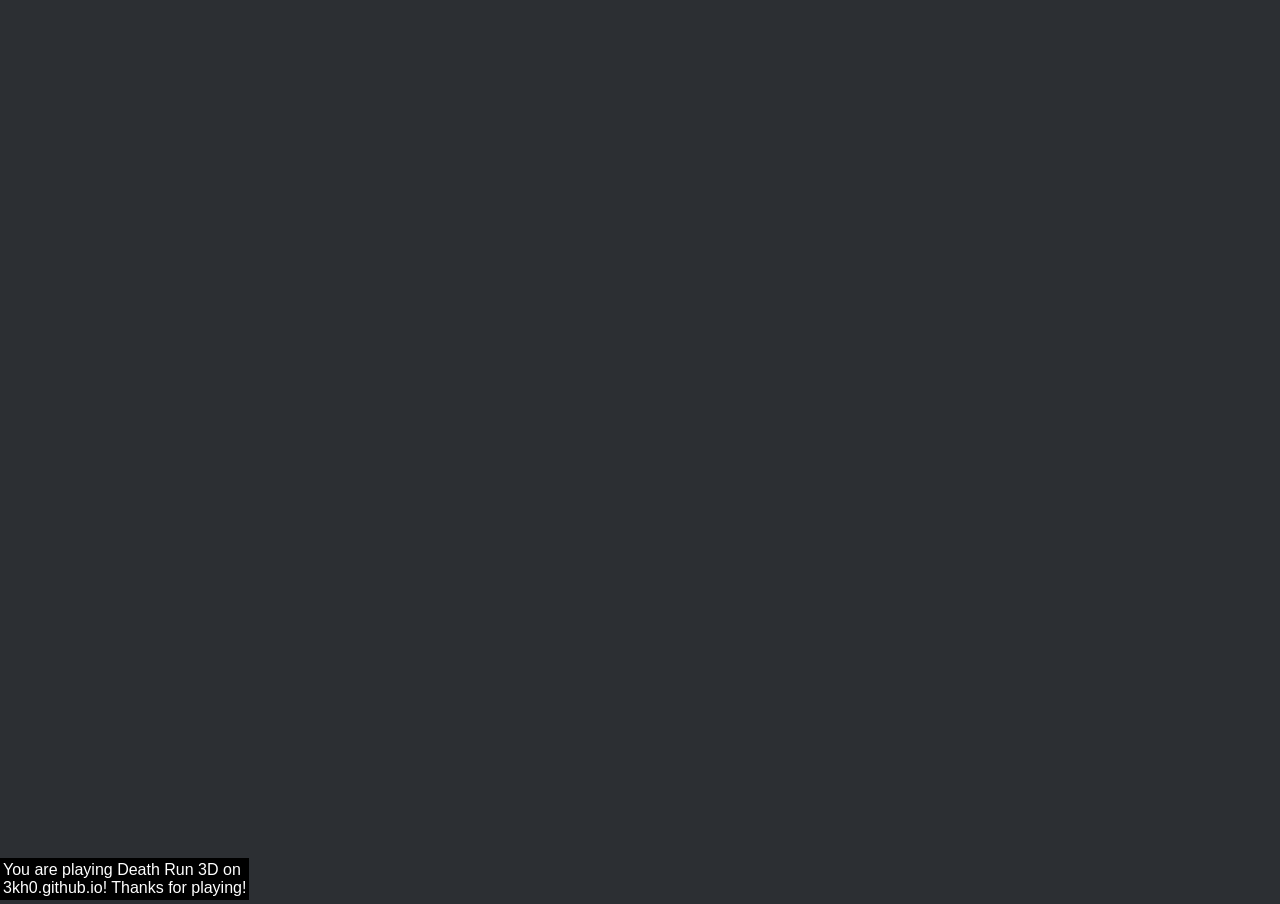
<file: death-run/index.html>
<!DOCTYPE html>
<html>
  <head>
    
   <meta name="viewport" content="width=device-width, initial-scale=1.0">
   <meta content="https://3kh0.github.io/death-run-3d" property="og:url" />
   <meta content="https://3kh0.github.io/death-run-3d/" property="og:image" />
   <meta content="#000000" data-react-helmet="true" name="theme-color" />
   <meta name="title" content="Play Death Runb 3D online">
   <meta name="description" content"It 's an extremely fast game designed for real professionals. If you 're a hardcore gamer, then Death Run 3D unblocked will suit you. So, you fly in a pipe with various blocks that are unpredictable from side to side, your task is not to come across them, but to get around the skills. The speed in the game is so great that sometimes you can not make a manoeuvre, so be extremely collected. And the incentive in the game will be the world rating, which will help to set another record. So go ahead with the new achievements!">
   <meta name="keywords" content="games, ad blocker, trolls, unblocked games, web games, online games, fun, tags">
   <meta name="robots" content="index, follow">
   <meta http-equiv="Content-Type" content="text/html; charset=utf-8">
   <meta name="language" content="English">
   <meta name="revisit-after" content="1 days">
   <meta name="author" content="3kh0">
    
 <link rel="icon" sizes="192x192" href="slope4.jpeg">
 <link rel="shortcut icon" href="slope4.jpeg" type="image/x-icon"/>
 <link rel="apple-touch-icon" href="slope4.jpeg" type="image/x-icon"/>
    <style>
#frame {
  width: 100%;
  height: 100%;
  border:0;
}
div.fixed {
  position: fixed;
  bottom: 0;
  left: 0;
  width: auto;
  border: 3px solid #000000;
  background-color: #000000;
}
html, body { /* Allow the #wrapper div to stretch 100% in both directions */
  height: 100%;
  width: 100%;
  margin: 0;
  background-color: #2C2F33;
  font-family: 'Roboto', sans-serif;
  color: #FFFFFF;
  overflow:hidden;
}
    </style>
  </head>
  <title>Death Run 3D | 3kh0</title>
<body style="margin: 0; height: 100vh">
 <iframe id="frame" src="https://rawcdn.githack.com/scheng123321/channeler-tam/main/index.html?t=tam-death-run-3d" name="Death Run 3D game" allowfullscreen></iframe>
<div class="fixed">
You are playing Death Run 3D on<br>3kh0.github.io! Thanks for playing!
</div>
</body>

</html>
</file>
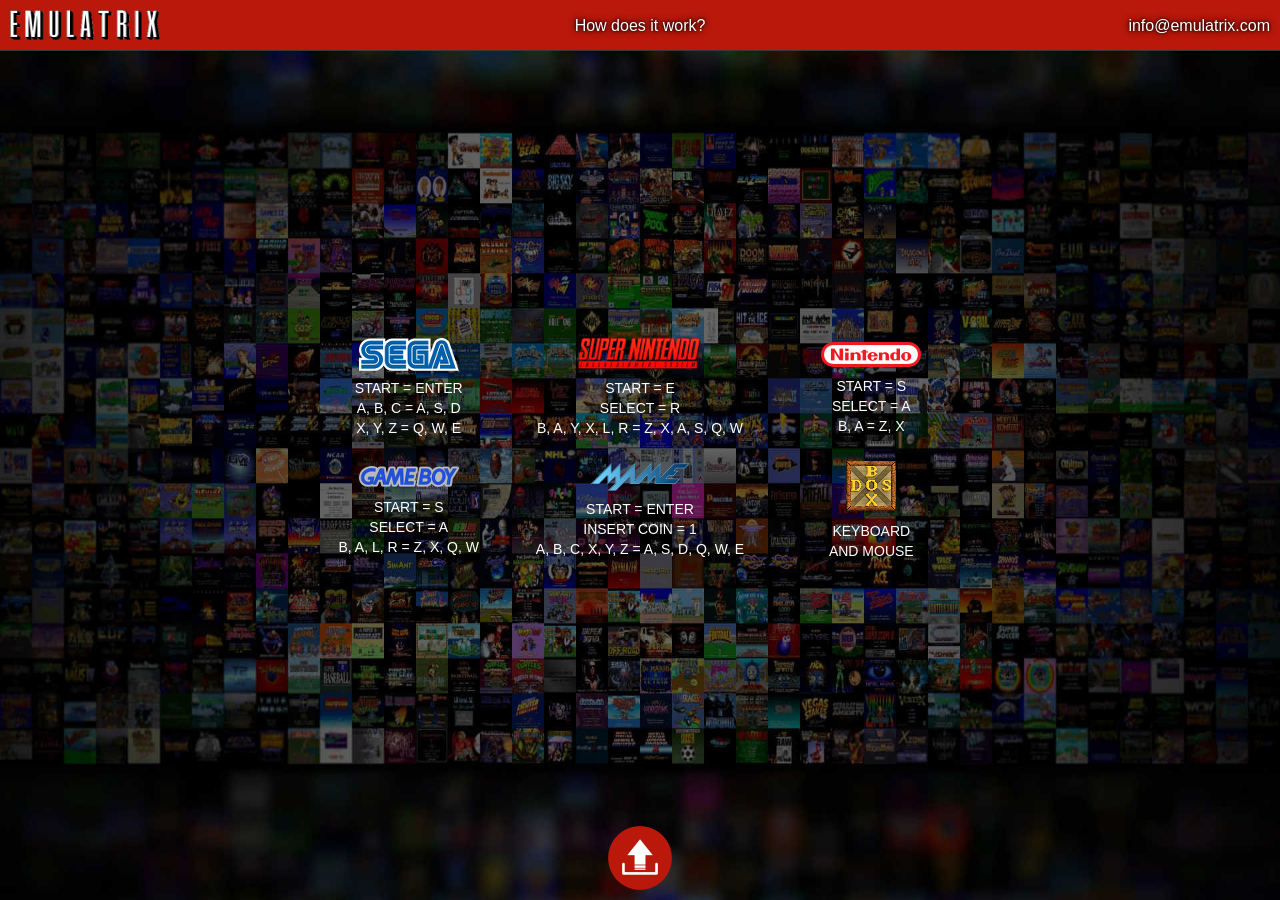
<file: Emu/index.html>
<!DOCTYPE html>
<html lang="en">
	<head>
		<meta charset="UTF-8"/>
		<title>Emulatrix - Play Retro Games Online</title>
		<meta property="og:title" content="Emulatrix"/>
		<meta property="og:url" content="https://www.emulatrix.com"/>
		<meta property="og:description" content="Play Retro Games Online"/>
		<meta property="og:image" content="https://www.emulatrix.com/EmulatrixShare.png"/>
		<meta property="og:type" content="website"/>
		<meta property="og:site_name" content="Emulatrix"/>
		<meta name="theme-color" content="#000000"/>
		<meta name="mobile-web-app-capable" content="yes"/>
		<meta name="apple-mobile-web-app-capable" content="yes"/>
		<meta name="description" content="JavaScript Emulator. Sega Genesis, Nintendo, Super Nintendo, GameBoy, GameBoy Color, GameBoy Advance, MAME32, DOSBox and Virtual Machines."/>
		<meta name="keywords" content="emulator, abandonware, games, sega, genesis, nintendo, super, gameboy, color, advance, mame, mame32, arcade, dos, dosbox, javascript, emscripten, online, free, open, source"/>
		<link rel="manifest" href="Emulatrix.json"/>
		<link rel="icon" sizes="16x16" type="image/png" href="EmulatrixFavIcon_16x16.png"/>
		<link rel="icon" sizes="192x192" type="image/png" href="EmulatrixFavIcon_192x192b.png"/>
		<link rel="apple-touch-icon" href="[data-uri]"/>
		<link rel="apple-touch-startup-image" href="[data-uri]"/>
		<script type="application/ld+json">
			{
			"@context": "https://schema.org",
			"@type": "Organization",
			"url": "https://www.emulatrix.com",
			"logo": "https://www.emulatrix.com/EmulatrixFavIcon_512x512.png"
			}
		</script>
		<meta name="viewport" content="width=device-width, initial-scale=1.0, minimum-scale=1.0, user-scalable=no"/>
		<style>
			html,body{background-color:black;height:100%;padding:0;margin:0;overflow:hidden}
			#content{position:fixed;height:100%;width:100%;margin:0;padding:0;border:none;display:none}

			@media only screen and (orientation:portrait)
				{
				#content{position:fixed;transform:rotate(-90deg);transform-origin:left top;width:100vh;overflow-x:hidden;top:100%;left:0}
				}
		</style>
	</head>
	<body>
		<iframe id="content" src="about:blank"></iframe>
		<script>

			function resizeContent()
				{
				var w = window.innerWidth;
				var h = window.innerHeight;

				if(window.innerHeight > window.innerWidth) // MOBILE DEVICE
					{
					document.getElementById("content").style.width = h + "px";
					document.getElementById("content").style.height = w + "px";
					}
					else
					{
					document.getElementById("content").style.width = w + "px";
					document.getElementById("content").style.height = h + "px";
					}
				}

			window.addEventListener("load", function()
				{
				// CHECKING IF EMULATRIX IS NOT RUNNING WITHIN AN IFRAME
				if (window.top == window.self)
					{
					// RESIZING THE IFRAME
					resizeContent();

					// TO KEEP FOCUS IN THE IFRAME
					setInterval(function()
						{
						document.getElementById("content").focus();
						}, 250);

					// LOADING THE GAME
					document.getElementById("content").src = "Emulatrix.htm";

					// SHOWING THE IFRAME
					document.getElementById("content").style.display = "block";
					}
				});

			window.addEventListener("resize", function()
				{
				// RESIZING THE IFRAME WHEN THE SCREEN SIZE CHANGES
				resizeContent();
				});

			var supportsOrientationChange = "onorientationchange" in window, orientationEvent = supportsOrientationChange ? "orientationchange" : "resize";
			window.addEventListener(orientationEvent, function()
				{
				// RESIZING THE IFRAME WHEN THE SCREEN ORIENTATION CHANGES
				resizeContent();
				}, false);

			function updateTitle()
				{
				document.title = "Emulatrix";
				}

			if ("serviceWorker" in navigator)
				{
				navigator.serviceWorker.register("worker.js").then(function(registration)
					{
					// Registration successful
					//console.log("ServiceWorker registration successful with scope: " + registration.scope);
					}).catch(function(err)
					{
					// Registration failed
					//console.log("ServiceWorker registration failed: " + err);
					});
				}
		</script>
	</body>
</html>
</file>
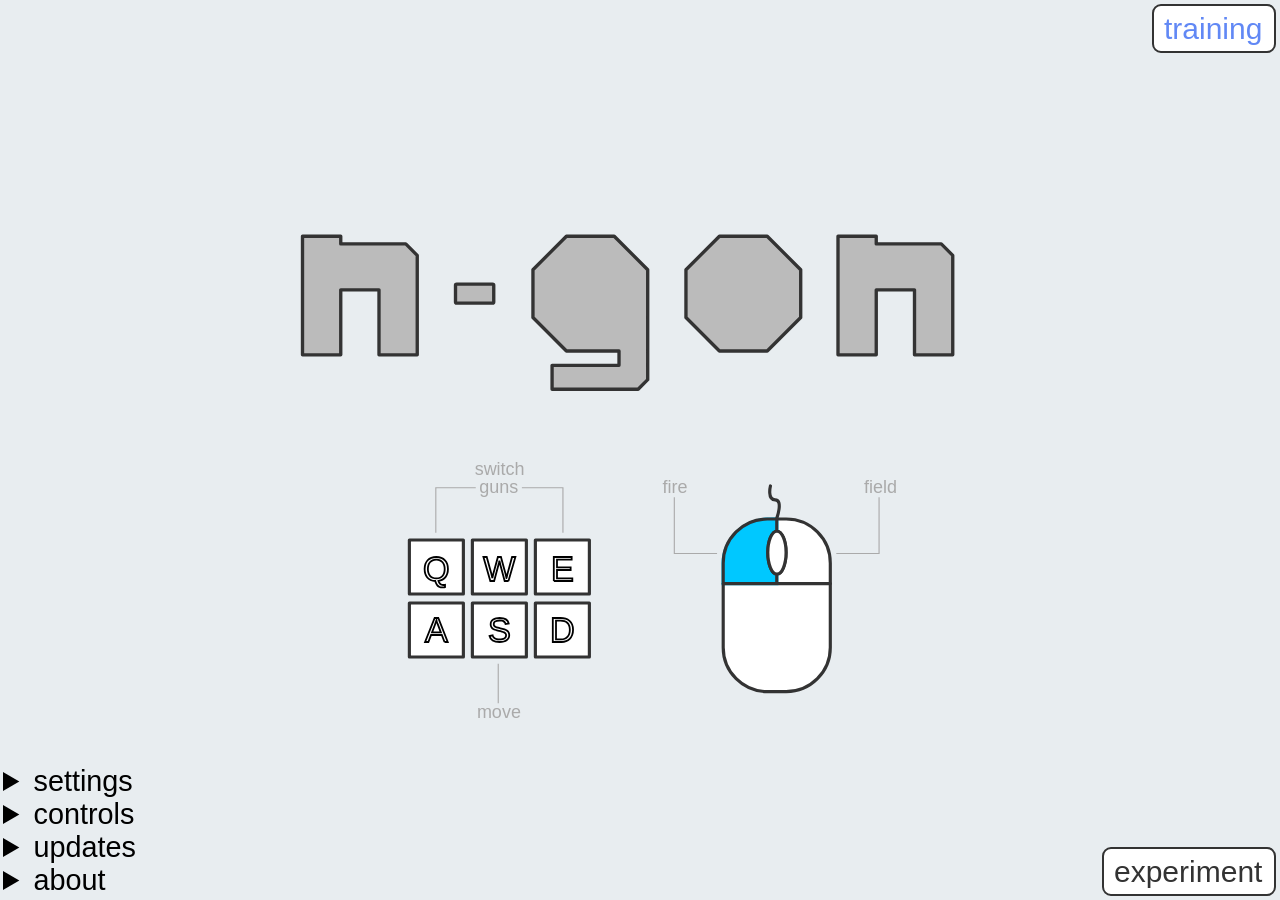
<file: n-gon/index.html>
<!DOCTYPE html>
<html>

<head>
    <meta name="viewport" content="width=device-width, initial-scale=1.0" />
    <meta http-equiv="Content-Type" content="text/html; charset=UTF-8">
    <meta name="viewport" content="width=device-width, initial-scale=1.0" />
    <meta name="description" content="Browser-based side scrolling video game with the matter.js physics engine.">
    <meta name="author" content="Ross Landgreen">
    <meta property="og:description" content="Browser-based side scrolling video game with the matter.js physics engine.">
    <meta property="og:title" content="n-gon">
    <meta name="twitter:title" content="n-gon">
    <meta name="twitter:description" content="Browser-based side scrolling video game with the matter.js physics engine.">

    <title>n-gon</title>
    <link rel="stylesheet" href="style.css">
    <link rel='shortcut icon' href='favicon.ico' type='image/x-icon' />
</head>

<body>
    <!-- <body oncontextmenu="return false"> -->
    <div id='guns'></div>
    <div id='field'></div>
    <div id='tech'></div>
    <div id="text-log"></div>
    <div id="fade-out"></div>
    <div id="health-bg"></div>
    <div id="health"></div>
    <div id="dmg"></div>
    <div id="choose-background"></div>
    <div id='construct'></div>
    <!-- <input type="text" id="console" spellcheck="false" /> -->
    <!-- contenteditable="true" -->

    <!-- guns -->
    <!-- <audio id="snare2" src="sounds\guns\snare2.ogg" preload="auto"></audio>
	<audio id="airgun" src="sounds\guns\airgun.ogg" preload="auto"></audio>
	<audio id="basssnaredrum" src="sounds\guns\basssnaredrum.ogg" preload="auto"></audio>
	<audio id="sniper" src="sounds\guns\sniper.ogg" preload="auto"></audio>
	<audio id="glock" src="sounds\guns\glock.ogg" preload="auto"></audio>
	<audio id="launcher" src="sounds\guns\launcher2.ogg" preload="auto"></audio> -->

    <!-- player walk -->
    <!-- <audio id="walk1" src="sounds\m\walk1.ogg" preload="auto"></audio>
	<audio id="walk2" src="sounds\m\walk2.ogg" preload="auto"></audio>
	<audio id="walk3" src="sounds\m\walk3.ogg" preload="auto"></audio>
	<audio id="walk4" src="sounds\m\walk4.ogg" preload="auto"></audio>
	<audio id="walk5" src="sounds\m\walk5.ogg" preload="auto"></audio>
	<audio id="walk6" src="sounds\m\walk6.ogg" preload="auto"></audio>
	<audio id="walk7" src="sounds\m\walk7.ogg" preload="auto"></audio>
	<audio id="walk8" src="sounds\m\walk8.ogg" preload="auto"></audio>
	<audio id="walk9" src="sounds\m\walk9.ogg" preload="auto"></audio>
	<audio id="walk10" src="sounds\m\walk10.ogg" preload="auto"></audio> -->

    <!-- player dmg -->
    <!-- <audio id="dmg0" src="sounds\dmg\dmg0.ogg" preload="auto"></audio>
	<audio id="dmg1" src="sounds\dmg\dmg1.ogg" preload="auto"></audio>
	<audio id="dmg2" src="sounds\dmg\dmg2.ogg" preload="auto"></audio>
	<audio id="dmg3" src="sounds\dmg\dmg3.ogg" preload="auto"></audio> -->

    <!-- other -->
    <!-- <audio id="boom" src="sounds\boom.ogg" preload="auto"></audio>
	<audio id="powerup" src="sounds\powerup4.ogg" preload="auto"></audio>
	<audio id="no" src="sounds\no.ogg" preload="auto"></audio>
	<audio id="click" src="sounds\click.ogg" preload="auto"></audio>
	<audio id="ammo" src="sounds\ammo.ogg" preload="auto"></audio> -->

    <canvas id="canvas"></canvas>
    <!-- **********  intro page ***********************************************
******************************************************************************* -->
    <div id="choose-grid"></div>
    <div id="experiment-grid"></div>
    <div style="position: absolute; top:0;left:0;">
        <div id="pause-grid-left" class="pause-grid"></div>
    </div>
    <div style="position: absolute; top:0;right:0;">
        <div id="pause-grid-right" class="pause-grid"></div>
    </div>
    <svg class="SVG-button" id="experiment-button" width="170" height="45" style="border: 2px #333 solid;">
        <g stroke='none' fill='#333' stroke-width="2" font-size="30px" font-family="Arial, sans-serif">
            <text x="10" y="33">experiment</text>
        </g>
    </svg>
    <svg class="SVG-button" id="training-button" width="120" height="45" style="border: 2px #333 solid;" stroke='none' fill='#333' font-size="30px" font-family="Arial, sans-serif" onclick="simulation.startGame(false, true)">
        <!-- <animate attributeName="fill" values="#f55;#cc5;#5c5;#5dd;#66f;#5dd;#5c5;#cc5;#f55" dur="4s" repeatCount="indefinite" /> -->
        <text x="10" y="33">training</text>
    </svg>
    <div id='info'>
        <div id="settings">
            <details>
                <summary>settings</summary>
                <div style="line-height: 150%;" class="details-div">

                    <label for="seed">randomization seed:</label>
                    <input type="text" id="seed" name="seed" autocomplete="off" spellcheck="false" minlength="1" size="20" style="width: 120px;">
                    <br>
                    <span id="previous-seed" style="color:#bbb"></span>

                    <label for="difficulty-select" title="effects: number of mobs, damage done by mobs, damage done to mobs, mob speed, heal effects">combat difficulty:</label>
                    <select name="difficulty-select" id="difficulty-select" style="background-color: #fff">
                        <option value="1">easy</option>
                        <option value="2" selected>normal</option>
                        <option value="4">hard</option>
                        <option value="6">why?</option>
                    </select>
                    <br>
                    <label for="community-maps" title="">include community maps:</label>
                    <input type="checkbox" id="community-maps" name="community-maps" style="width:17px; height:17px;">
                    <!-- <br>
					<label for="body-damage" title="allow damage from the ground and large fast moving blocks">collision damage from blocks:</label>
					<input type="checkbox" id="body-damage" name="body-damage" checked style="width:17px; height:17px;"> -->
                    <br>
                    <label for="classic-select" title="play older versions of n-gon">classic n-gon:</label>
                    <select name="classic-select" id="classic-select" onChange="window.location.href=this.value">
                        <option value="https://scratch.mit.edu/projects/14005697/fullscreen/">scratch: 2014</option>
                        <option value="https://scratch.mit.edu/projects/22573757/fullscreen/">scratch: 2015</option>
                        <option value="https://codepen.io/lilgreenland/full/ozXNWZ">codepen: 2016</option>
                        <option value="https://codepen.io/lilgreenland/full/wzARJY">codepen: 2016</option>
                        <option value="classic/7-1-2017/">n-gon: 2017</option>
                        <option value="classic/4-15-2018/">n-gon: 2018</option>
                        <option value="classic/7-11-2019/">n-gon: summer-2019</option>
                        <option value="classic/9-8-2019/">n-gon: fall-2019</option>
                        <option value="" selected>current version</option>
                    </select>
                    <br>
                    <label for="fps-select" title="use this to slow the game down">limit frames per second:</label>
                    <select name="fps-select" id="fps-select">
                        <option value="max" selected>no cap</option>
                        <option value="72">72 fps</option>
                        <option value="60">60 fps</option>
                        <option value="45">45 fps</option>
                        <option value="30">30 fps</option>
                    </select>
                </div>
            </details>
        </div>
        <div>
            <details id="control-details">
                <summary>controls</summary>
                <div class="details-div">
                    To change controls click a box<br>
                    and press an unused key.
                    <br><br>
                    <table id="control-table">
                        <tr>
                            <th>FIRE</th>
                            <td id='key-fire' class='key-input'>F</td>
                            <td class='key-used'>MouseLeft</td>
                            <td></td>
                        </tr>
                        <tr>
                            <th>FIELD</th>
                            <td id='key-field' class='key-input'>SPACE</td>
                            <td class='key-used'>MouseRight</td>
                        </tr>
                        <tr>
                            <th>JUMP</th>
                            <td id='key-up' class='key-input'>W</td>
                            <td class='key-used'>ArrowUp</td>
                        </tr>
                        <tr>
                            <th>CROUCH</th>
                            <td id='key-down' class='key-input'>S</td>
                            <td class='key-used'>ArrowDown</td>
                        </tr>
                        <tr>
                            <th>LEFT</th>
                            <td id='key-left' class='key-input'>A</td>
                            <td class='key-used'>ArrowLeft</td>
                        </tr>
                        <tr>
                            <th>RIGHT</th>
                            <td id='key-right' class='key-input'>D</td>
                            <td class='key-used'>ArrowRight</td>
                        </tr>
                        <tr>
                            <th>GUN →</th>
                            <td id='key-next-gun' class='key-input'>Q</td>
                            <td class='key-used'>MouseWheel</td>
                        </tr>
                        <tr>
                            <th>GUN ←</th>
                            <td id='key-previous-gun' class='key-input'>E</td>
                            <td class='key-used'>MouseWheel</td>
                        </tr>
                        <tr>
                            <th>PAUSE</th>
                            <td id='key-pause' class='key-input'>P</td>
                            <td></td>
                        </tr>
                        <tr id="control-testing">
                            <th>TESTING</th>
                            <td id='key-testing' class='key-input'>T</td>
                            <td></td>
                        </tr>
                    </table>
                    <button id="control-reset" type="button">reset</button><span style="font-size: 60%;"> to default keys</span>
                </div>
            </details>
        </div>
        <div>
            <details id="updates">
                <summary>updates</summary>
                <div id="updates-div" class="details-div" style="font-size: 70%;height: 400px;overflow: scroll;max-width: 450px;"></div>
            </details>
        </div>
        <div>
            <details>
                <summary>about</summary>
                <div class="details-div">
                    <!-- <p>
						n-gon is a 2-D physics platformer / shooter
						<br>it has
					</p> -->
                    <a href="https://discord.gg/2eC9pgJ">
                        <svg id="Layer_1" xmlns="http://www.w3.org/2000/svg" viewBox="0 0 1400 235">
                            <style>
                                .st0 {
                                    fill: #1B1F23;
                                }
                            </style>
                            <path class="st0" d="M142.8 120.1c-5.7 0-10.2 4.9-10.2 11s4.6 11 10.2 11c5.7 0 10.2-4.9 10.2-11s-4.6-11-10.2-11zM106.3 120.1c-5.7 0-10.2 4.9-10.2 11s4.6 11 10.2 11c5.7 0 10.2-4.9 10.2-11 .1-6.1-4.5-11-10.2-11z" />
                            <path class="st0" d="M191.4 36.9h-134c-11.3 0-20.5 9.2-20.5 20.5v134c0 11.3 9.2 20.5 20.5 20.5h113.4l-5.3-18.3 12.8 11.8 12.1 11.1 21.6 18.7V57.4c-.1-11.3-9.3-20.5-20.6-20.5zm-38.6 129.5s-3.6-4.3-6.6-8c13.1-3.7 18.1-11.8 18.1-11.8-4.1 2.7-8 4.6-11.5 5.9-5 2.1-9.8 3.4-14.5 4.3-9.6 1.8-18.4 1.3-25.9-.1-5.7-1.1-10.6-2.6-14.7-4.3-2.3-.9-4.8-2-7.3-3.4-.3-.2-.6-.3-.9-.5-.2-.1-.3-.2-.4-.2-1.8-1-2.8-1.7-2.8-1.7s4.8 7.9 17.5 11.7c-3 3.8-6.7 8.2-6.7 8.2-22.1-.7-30.5-15.1-30.5-15.1 0-31.9 14.4-57.8 14.4-57.8 14.4-10.7 28-10.4 28-10.4l1 1.2c-18 5.1-26.2 13-26.2 13s2.2-1.2 5.9-2.8c10.7-4.7 19.2-5.9 22.7-6.3.6-.1 1.1-.2 1.7-.2 6.1-.8 13-1 20.2-.2 9.5 1.1 19.7 3.9 30.1 9.5 0 0-7.9-7.5-24.9-12.6l1.4-1.6s13.7-.3 28 10.4c0 0 14.4 25.9 14.4 57.8 0-.1-8.4 14.3-30.5 15zM303.8 79.7h-33.2V117l22.1 19.9v-36.2h11.8c7.5 0 11.2 3.6 11.2 9.4v27.7c0 5.8-3.5 9.7-11.2 9.7h-34v21.1h33.2c17.8.1 34.5-8.8 34.5-29.2v-29.8c.1-20.8-16.6-29.9-34.4-29.9zm174 59.7v-30.6c0-11 19.8-13.5 25.8-2.5l18.3-7.4c-7.2-15.8-20.3-20.4-31.2-20.4-17.8 0-35.4 10.3-35.4 30.3v30.6c0 20.2 17.6 30.3 35 30.3 11.2 0 24.6-5.5 32-19.9l-19.6-9c-4.8 12.3-24.9 9.3-24.9-1.4zM417.3 113c-6.9-1.5-11.5-4-11.8-8.3.4-10.3 16.3-10.7 25.6-.8l14.7-11.3c-9.2-11.2-19.6-14.2-30.3-14.2-16.3 0-32.1 9.2-32.1 26.6 0 16.9 13 26 27.3 28.2 7.3 1 15.4 3.9 15.2 8.9-.6 9.5-20.2 9-29.1-1.8l-14.2 13.3c8.3 10.7 19.6 16.1 30.2 16.1 16.3 0 34.4-9.4 35.1-26.6 1-21.7-14.8-27.2-30.6-30.1zm-67 55.5h22.4V79.7h-22.4v88.8zM728 79.7h-33.2V117l22.1 19.9v-36.2h11.8c7.5 0 11.2 3.6 11.2 9.4v27.7c0 5.8-3.5 9.7-11.2 9.7h-34v21.1H728c17.8.1 34.5-8.8 34.5-29.2v-29.8c0-20.8-16.7-29.9-34.5-29.9zm-162.9-1.2c-18.4 0-36.7 10-36.7 30.5v30.3c0 20.3 18.4 30.5 36.9 30.5 18.4 0 36.7-10.2 36.7-30.5V109c0-20.4-18.5-30.5-36.9-30.5zm14.4 60.8c0 6.4-7.2 9.7-14.3 9.7-7.2 0-14.4-3.1-14.4-9.7V109c0-6.5 7-10 14-10 7.3 0 14.7 3.1 14.7 10v30.3zM682.4 109c-.5-20.8-14.7-29.2-33-29.2h-35.5v88.8h22.7v-28.2h4l20.6 28.2h28L665 138.1c10.7-3.4 17.4-12.7 17.4-29.1zm-32.6 12h-13.2v-20.3h13.2c14.1 0 14.1 20.3 0 20.3z" />
                        </svg>
                    </a>
                    Chat about n-gon in the <a href="https://discord.gg/2eC9pgJ">discord</a>.<br> Let me know about ideas,
                    or bugs.
                    <br>
                    <br>
                    <br>
                    <a href="https://github.com/landgreen/n-gon">
                        <svg viewBox="0 0 100 16" xmlns="http://www.w3.org/2000/svg" fill="#1B1F23">
                            <path d="M8 0C3.58 0 0 3.58 0 8C0 11.54 2.29 14.53 5.47 15.59C5.87 15.66 6.02 15.42 6.02 15.21C6.02 15.02 6.01 14.39 6.01 13.72C4 14.09 3.48 13.23 3.32 12.78C3.23 12.55 2.84 11.84 2.5 11.65C2.22 11.5 1.82 11.13 2.49 11.12C3.12 11.11 3.57 11.7 3.72 11.94C4.44 13.15 5.59 12.81 6.05 12.6C6.12 12.08 6.33 11.73 6.56 11.53C4.78 11.33 2.92 10.64 2.92 7.58C2.92 6.71 3.23 5.99 3.74 5.43C3.66 5.23 3.38 4.41 3.82 3.31C3.82 3.31 4.49 3.1 6.02 4.13C6.66 3.95 7.34 3.86 8.02 3.86C8.7 3.86 9.38 3.95 10.02 4.13C11.55 3.09 12.22 3.31 12.22 3.31C12.66 4.41 12.38 5.23 12.3 5.43C12.81 5.99 13.12 6.7 13.12 7.58C13.12 10.65 11.25 11.33 9.47 11.53C9.76 11.78 10.01 12.26 10.01 13.01C10.01 14.08 10 14.94 10 15.21C10 15.42 10.15 15.67 10.55 15.59C13.71 14.53 16 11.53 16 8C16 3.58 12.42 0 8 0Z" />
                            <g stroke='none' font-size="8px" font-family="Arial Black, sans-serif">
                                <text x="19" y="11">Github</text>
                            </g>
                        </svg>
                    </a>
                    <a href="https://github.com/landgreen/n-gon">Github</a> hosts the source code for n-gon.<br> It's
                    written in JavaScript, CSS, and HTML.
                    <!-- <br>
				<br>
				n-gon is also hosted at <a href="https://lilgreenland.itch.io/n-gon">itch.io</a>.
				<br>
				<br> -->
                </div>
            </details>
        </div>
    </div>

    <style>
        .fade-in {
            opacity: 0;
            animation: 2s ease 1.5s normal forwards 1 fadein;
        }

        .fade-in-fast {
            opacity: 0;
            animation: 1.5s ease 1s normal forwards 1 fadein;
        }

        @keyframes fadein {
            0% {
                opacity: 0;
            }

            100% {
                opacity: 1;
            }
        }

        @keyframes dash {
            to {
                stroke-dashoffset: 0;
            }
        }

        .draw-lines {
            stroke-dasharray: 20;
            stroke-dashoffset: 20;
            animation: dash 2.4s ease-in forwards;
        }

        .draw-lines-dash {
            stroke-dasharray: 4;
            stroke-dashoffset: 4;
            animation: dash 2.4s ease-in forwards;
        }

        .draw-lines-o {
            stroke-dasharray: 11;
            stroke-dashoffset: 11;
            animation: dash 2.4s ease-in forwards;
        }

        .draw-lines-g {
            stroke-dasharray: 17;
            stroke-dashoffset: 17;
            animation: dash 2.4s ease-in forwards;
        }

        .draw-lines-box-1 {
            stroke-dasharray: 1000;
            stroke-dashoffset: 1000;
            animation: dash 5s ease-in forwards;
            animation-delay: 0s;
        }

        .draw-lines-box-2 {
            stroke-dasharray: 1000;
            stroke-dashoffset: 1000;
            animation: dash 2.6s ease-in forwards;
            animation-delay: 1s;
        }

        .draw-lines-box-3 {
            stroke-dasharray: 1000;
            stroke-dashoffset: 1000;
            animation: dash 1.15s ease-in forwards;
            animation-delay: 1.55s;
        }

        .draw-lines3 {
            stroke-dasharray: 3000;
            stroke-dashoffset: 3000;
            animation: dash 3.1s ease-in forwards;
        }

        .draw-lines4 {
            stroke-dasharray: 300;
            stroke-dashoffset: 300;
            animation: dash 2.5s ease-in forwards;
        }
    </style>
    <svg id='splash' class="intro ui" viewBox="0 0 800 800" onclick="simulation.startGame()">
        <!-- title -->
        <!-- <g class="fade-in" transform="translate(100,210) scale(34)" fill='#bbb' stroke='none'>
			<path d="M0 0  h1  v0.2  h1.7  l0.3 0.3  v2.6  h-1  v-1.7  h-1  v1.7  h-1 z" fill="rgb(50,200,255)" />
			<rect x="4" y="1.25" width="1" height="0.5" rx='0.03' />
			<path transform="translate(6.9,0) scale(1.25)" d="M0 0  h1  l 0.7 0.7  v2.3  l-0.2 0.2 h-1.8 v-0.5 h1.4   L 1.1 2.4   h-1.1  l -0.7 -0.7  v-1  l 0.7 -0.7 Z"
			 fill='rgb(255,70,140)' />
			<path transform="translate(10.9,0) scale(1.25)" d="M0 0  h1  l 0.7 0.7  v1  l -0.7 0.7  h-1  l -0.7 -0.7  v-1  l 0.7 -0.7 Z"
			 fill="none" />
			<path transform="translate(14,0)" d="M0 0  h1  v0.2  h1.7  l0.3 0.3  v2.6  h-1  v-1.7  h-1  v1.7  h-1 z" fill='rgb(10,220,190)'
			/>
		</g> -->
        <g class="fade-in" transform="translate(100,210) scale(34)" fill='#bbb' stroke='none'>
            <path d="M0 0  h1  v0.2  h1.7  l0.3 0.3  v2.6  h-1  v-1.7  h-1  v1.7  h-1 z" />
            <rect x="4" y="1.25" width="1" height="0.5" rx='0.03' />
            <path transform="translate(6.9,0) scale(1.25)" d="M0 0  h1  l 0.7 0.7  v2.3  l-0.2 0.2 h-1.8 v-0.5 h1.4   L 1.1 2.4   h-1.1  l -0.7 -0.7  v-1  l 0.7 -0.7 Z" />
            <path transform="translate(10.9,0) scale(1.25)" d="M0 0  h1  l 0.7 0.7  v1  l -0.7 0.7  h-1  l -0.7 -0.7  v-1  l 0.7 -0.7 Z" />
            <path transform="translate(14,0)" d="M0 0  h1  v0.2  h1.7  l0.3 0.3  v2.6  h-1  v-1.7  h-1  v1.7  h-1 z" />
        </g>
        <g transform="translate(100,210) scale(34)" fill='none' stroke='#333' stroke-linejoin="round" stroke-linecap="round">
            <path class="draw-lines" d="M0 0  h1  v0.2  h1.7  l0.3 0.3  v2.6  h-1  v-1.7  h-1  v1.7  h-1 z" stroke-width='0.0875' />
            <rect class="draw-lines-dash" x="4" y="1.25" width="1" height="0.5" stroke-width='0.0875' rx='0.03' />
            <path class="draw-lines-g" transform="translate(6.9,0) scale(1.25)" d="M0 0  h1  l 0.7 0.7  v2.3  l-0.2 0.2 h-1.8 v-0.5 h1.4   L 1.1 2.4   h-1.1  l -0.7 -0.7  v-1  l 0.7 -0.7 Z" stroke-width='0.07' />
            <path class="draw-lines-o" transform="translate(10.9,0) scale(1.25)" d="M0 0  h1  l 0.7 0.7  v1  l -0.7 0.7  h-1  l -0.7 -0.7  v-1  l 0.7 -0.7 Z" stroke-width='0.07' />
            <path class="draw-lines" transform="translate(14,0)" d="M0 0  h1  v0.2  h1.7  l0.3 0.3  v2.6  h-1  v-1.7  h-1  v1.7  h-1 z" stroke-width='0.0875' />
        </g>
        <!-- <g class="draw-lines" transform="translate(100,210) scale(34)" fill='none' stroke='#222' stroke-linejoin="round" stroke-linecap="round">
			<path d="M0 0  v3.1 h1 v-1.7 h1 v1.7 h1 v-2.6 l-0.3-0.3 h-1.7 v-0.2 h-1" stroke-width='0.0875' />
			<rect x="4" y="1.25" width="1" height="0.5" stroke-width='0.0875' rx='0.03' />
			<path transform="translate(6.9,0) scale(1.25)" d="M0 0  h1  l 0.7 0.7  v2.3  l-0.2 0.2 h-1.8 v-0.5 h1.4   L 1.1 2.4   h-1.1  l -0.7 -0.7  v-1  l 0.7 -0.7 Z" stroke-width='0.07' />
			<path transform="translate(10.9,0) scale(1.25)" d="M0 0  l-0.7 0.7 v1 l0.7 0.7 h1 l0.7 -0.7 v-1 l-0.7 -0.7 h-1 Z" stroke-width='0.07' />
			<path transform="translate(14,0)" d="M0 0  h1  v0.2  h1.7  l0.3 0.3  v2.6  h-1  v-1.7  h-1  v1.7  h-1 z" stroke-width='0.0875' />
		</g> -->
        <!-- mouse -->
        <g class="draw-lines3" transform="translate(290,430) scale(0.28)" stroke-linecap="round" stroke-linejoin="round" stroke-width="10px" stroke="#333" fill="none">
            <path class="fade-in" stroke="none" fill="#fff" d="M827,112 h30 a140,140,0,0,1,140,140 v268 a140,140,0,0,1-140,140 h-60 a140,140,0,0,1-140-140v-268 a140,140,0,0,1,140-140h60" />
            <path class="fade-in" d="M832.41,106.64 V322 H651.57 V255 c0-82,67.5-148,150-148 Z" fill="rgb(0, 200, 255)" stroke="none" />
            <!-- <path class="fade-in" d="M832.41,106.64 V323.55 H651.57 V256.64 c0-82.5,67.5-150,150-150 Z" fill="#789" stroke="none" />
                <path class="fade-in" d="M827,112 h30 a140,140,0,0,1,140,140 v68 h-167 z" fill="#7ce" stroke="none" /> -->
            <path d="M827,112 h30 a140,140,0,0,1,140,140 v268 a140,140,0,0,1-140,140 h-60 a140,140,0,0,1-140-140v-268 a140,140,0,0,1,140-140h60" />
            <path d="M657 317 h340 h-170 v-25 m0 -140 v-42 s 21 -59, -5 -59 S 807 7, 807 7" />
            <ellipse fill="none" cx="827.57" cy="218.64" rx="29" ry="68" />
            <ellipse fill="#fff" class="fade-in-fast" cx="827.57" cy="218.64" rx="29" ry="68" />
        </g>

        <!-- keys -->
        <g transform="translate(195,480) scale(0.8)">
            <!-- fade in background -->
            <g fill='#fff' stroke='none' class="fade-in">
                <path d="M0 60 h60 v-60 h-60 v60" class="draw-lines-box-1" />
                <path d="M70 60 h60 v-60 h-60 v60" class="draw-lines-box-2" />
                <path d="M140 60 h60 v-60 h-60 v60" class="draw-lines-box-3" />
                <path d="M0 70 h60 v60 h-60 v-60" class="draw-lines-box-1" />
                <path d="M70 70 h60 v60 h-60 v-60" class="draw-lines-box-2" />
                <path d="M140 70 h60 v60 h-60 v-60" class="draw-lines-box-3" />
            </g>
            <g fill='none' stroke='#333' stroke-width="3.5" stroke-linejoin="round" stroke-linecap="round">
                <path d="M0 60 h60 v-60 h-60 v60" class="draw-lines-box-1" />
                <path d="M70 60 h60 v-60 h-60 v60" class="draw-lines-box-2" />
                <path d="M140 60 h60 v-60 h-60 v60" class="draw-lines-box-3" />
                <path d="M0 70 h60 v60 h-60 v-60" class="draw-lines-box-1" />
                <path d="M70 70 h60 v60 h-60 v-60" class="draw-lines-box-2" />
                <path d="M140 70 h60 v60 h-60 v-60" class="draw-lines-box-3" />
            </g>

            <g class="draw-lines4" text-anchor="middle" stroke='#000' fill='none' stroke-width="2" font-size="38px" font-family="Arial Black, sans-serif">
                <!-- <text class="fade-in" fill='#aaa' stroke="none" x="30" y="45">Q</text>
				<text class="fade-in" fill='#aaa' stroke="none" x="170" y="45">E</text> -->
                <text x="30" y="45" id="splash-previous-gun" stroke-width="2">Q</text>
                <text x="100" y="45" id="splash-up">W</text>
                <text x="170" y="45" id="splash-next-gun" stroke-width="2">E</text>

                <text x="30" y="113" id="splash-left">A</text>
                <text x="100" y="113" id="splash-down">S</text>
                <text x="170" y="113" id="splash-right">D</text>
                <!-- <text class="fade-in" fill='#999' x="100" y="45">W</text>
				<text class="fade-in" fill='#999' x="100" y="113">S</text>
				<text class="fade-in" fill='#999' x="170" y="113">D</text>
				<text class="fade-in" fill='#999' x="30" y="113">A</text> -->
            </g>
        </g>

        <g class="fade-in" fill="none" stroke="#aaa" stroke-width="1">
            <!-- simple lines that point to words -->
            <path d="M 254 433.5 h-35.5 v40" />
            <path d="M 295 433.5 h36.5 v40" />
            <path d="M 274 625 v-35" />
            <path d="M 430.5 442 v50 h38" />
            <path d="M 612.5 442 v50 h-38" />
        </g>
        <g class="fade-in" stroke="none" fill="#aaa" font-size="16px">
            <text x="253" y="422">switch</text>
            <text x="257" y="438">guns</text>
            <text x="255" y="638">move</text>
            <text x="420" y="438">fire</text>
            <text x="599" y="438">field</text>
        </g>
        <!-- <g id="gamepad" transform="translate(700,700) scale(0.2)" style="display: none;" stroke="#333" stroke-width="0.5" fill="#444">
            <path style="fill:#FB7686;" d="M122.578,86.897H68.276c-6.184,0-11.196,5.013-11.196,11.196v12.126h76.692V98.091
				C133.772,91.908,128.76,86.897,122.578,86.897z" />
            <rect x="57.08" y="100.766" style="opacity:0.4;fill:#FF4E64;enable-background:new    ;" width="76.69" height="9.453" />
            <path style="fill:#FB7686;" d="M389.422,86.897h54.303c6.182,0,11.194,5.013,11.194,11.196v12.126h-76.693V98.091
				C378.228,91.908,383.241,86.897,389.422,86.897z" />
            <rect x="378.229" y="100.766" style="opacity:0.4;fill:#FF4E64;enable-background:new    ;" width="76.69" height="9.453" />
            <rect x="101.947" y="130.449" style="fill:#89BBE4;" width="308.094" height="144.099" />
            <path style="opacity:0.1;fill:#145587;enable-background:new    ;" d="M336.726,130.443l-6.391,28.154
				c-6.438,28.363-7.324,57.602-2.745,86.134H184.41c4.577-28.531,3.692-57.77-2.746-86.134l-6.39-28.154h-73.323v144.103h308.097
				V130.443H336.726z" />
            <g>
                <path style="fill:#89BBE4;" d="M168.235,158.598l-6.39-28.154c-4.031-12.081-15.338-20.226-28.073-20.226H57.08
					c-4.862,0-9.582,1.835-13.034,5.259c-9.65,9.571-15.848,22.071-17.629,35.539L0.612,346.264
					c-5.519,41.762,26.979,78.838,69.103,78.838c31.406,0,58.935-21.004,67.23-51.296l27.18-99.262l0,0
					C175.524,236.906,176.94,196.95,168.235,158.598z" />
                <path style="fill:#89BBE4;" d="M511.387,346.264l-25.806-195.25c-1.78-13.468-7.978-25.967-17.629-35.539
					c-3.452-3.424-8.172-5.259-13.034-5.259h-76.693c-12.734,0-24.041,8.146-28.072,20.226l-6.39,28.154
					c-8.706,38.353-7.288,78.308,4.109,115.948l0,0l27.18,99.262c8.296,30.292,35.823,51.296,67.23,51.296
					C484.408,425.102,516.908,388.026,511.387,346.264z" />
            </g>
            <circle style="fill:#ACDFEA;" cx="189.252" cy="285.582" r="52.611" />
            <circle style="opacity:0.3;fill:#145587;enable-background:new    ;" cx="183.371" cy="293.273" r="25.611" />
            <circle style="fill:#ACDFEA;" cx="322.747" cy="285.582" r="52.611" />
            <circle style="opacity:0.3;fill:#145587;enable-background:new    ;" cx="316.866" cy="293.273" r="25.611" />
            <circle style="fill:#384148;" cx="322.747" cy="285.582" r="25.611" />
            <g>
                <path style="fill:#1F84CE;" d="M108.027,142.799H86.073c-4.334,0-7.848,3.514-7.848,7.849v9.17c0,2.082,0.826,4.077,2.298,5.549
					l11.3,11.3c3.064,3.065,8.034,3.065,11.1,0l10.653-10.652c1.471-1.472,2.298-3.469,2.298-5.549v-9.818
					C115.875,146.314,112.361,142.799,108.027,142.799z" />
                <path style="fill:#1F84CE;" d="M76.951,190.893l-10.653-10.652c-1.472-1.472-3.468-2.3-5.549-2.3h-9.818
					c-4.334,0-7.849,3.514-7.849,7.849v21.953c0,4.335,3.514,7.849,7.849,7.849h9.17c2.082,0,4.077-0.828,5.549-2.3l11.302-11.3
					C80.016,198.929,80.016,193.96,76.951,190.893z" />
                <path style="fill:#1F84CE;" d="M113.576,228.168l-11.3-11.3c-3.065-3.065-8.034-3.065-11.1,0l-10.653,10.652
					c-1.472,1.472-2.298,3.468-2.298,5.55v9.817c0,4.334,3.514,7.848,7.849,7.848h21.953c4.334,0,7.849-3.513,7.849-7.848v-9.171
					C115.875,231.636,115.048,229.64,113.576,228.168z" />
                <path style="fill:#1F84CE;" d="M143.169,177.943h-9.171c-2.081,0-4.077,0.826-5.549,2.298l-11.3,11.3
					c-3.064,3.064-3.064,8.034,0,11.1l10.653,10.653c1.472,1.471,3.468,2.298,5.55,2.298h9.818c4.334,0,7.848-3.513,7.848-7.848
					v-21.953C151.018,181.457,147.504,177.943,143.169,177.943z" />
                <circle style="fill:#1F84CE;" cx="414.952" cy="155.839" r="18.825" />
            </g>
            <circle style="fill:#F9C526;" cx="374.025" cy="196.766" r="18.825" />
            <circle style="fill:#54B8AC;" cx="414.952" cy="237.693" r="18.825" />
            <circle style="fill:#FFFFFF;" cx="455.879" cy="196.766" r="18.825" />
            <circle style="fill:#384148;" cx="189.252" cy="285.582" r="25.611" />
            <g>
                <path style="fill:#FFFFFF;" d="M226.267,190.234h-23.773c-4.57,0-8.276-3.705-8.276-8.276s3.705-8.276,8.276-8.276h23.773
					c4.57,0,8.276,3.705,8.276,8.276S230.838,190.234,226.267,190.234z" />
                <path style="fill:#FFFFFF;" d="M309.506,190.234h-23.773c-4.572,0-8.276-3.705-8.276-8.276s3.704-8.276,8.276-8.276h23.773
					c4.572,0,8.276,3.705,8.276,8.276S314.077,190.234,309.506,190.234z" />
            </g>
        </g> -->
        <!-- <g id="gamepad" transform="translate(640,640) scale(0.3)" style="display: none;" stroke="#333" stroke-width="0.5" fill="#444">
			<path d="M115.824,187.891c-2.95,2.95-4.576,6.872-4.576,11.045c0,4.172,1.625,8.095,4.575,11.045l10.322,10.322
				c2.95,2.949,6.872,4.573,11.042,4.573h9.511c8.612,0,15.619-7.007,15.619-15.619v-21.268c0-8.612-7.007-15.619-15.619-15.619
				h-8.884c-4.171,0-8.093,1.625-11.044,4.575L115.824,187.891z M137.986,188.403h8.298v20.438h-8.926l-9.905-9.906L137.986,188.403
				z" />
			<path d="M91.29,184.819c2.95,2.951,6.873,4.576,11.046,4.576c4.172,0,8.095-1.625,11.044-4.575l10.32-10.318
				c2.95-2.95,4.575-6.873,4.575-11.044v-9.511c0-8.613-7.007-15.62-15.62-15.62H91.388c-8.612,0-15.619,7.007-15.619,15.62v8.883
				c0,4.172,1.625,8.095,4.575,11.045L91.29,184.819z M91.802,154.358h0.001h20.438v8.926l-9.906,9.905l-10.533-10.533V154.358z" />
			<path d="M88.221,209.352c6.089-6.09,6.089-15.999,0-22.089c0-0.001,0-0.001-0.001-0.001L77.9,176.944
				c-2.95-2.951-6.873-4.576-11.045-4.576h-9.51c-8.613,0-15.62,7.008-15.62,15.62v21.266c0,8.613,7.007,15.62,15.62,15.62h8.883
				c4.172,0,8.094-1.625,11.045-4.575L88.221,209.352z M66.055,208.841h-8.297v-20.439h8.926l9.906,9.906L66.055,208.841z" />
			<path d="M112.753,212.424c-2.95-2.95-6.872-4.576-11.045-4.576c-4.172,0-8.095,1.625-11.044,4.575l-10.32,10.318
				c-2.95,2.95-4.575,6.873-4.575,11.045v9.51c0,8.612,7.007,15.619,15.62,15.619h21.266c8.614,0,15.62-7.007,15.62-15.619v-8.884
				c0-4.172-1.625-8.094-4.575-11.045L112.753,212.424z M112.241,242.884H91.802v-8.926l9.906-9.905l10.533,10.533V242.884z" />
			<path d="M449.624,172.369c-14.477,0-26.254,11.778-26.254,26.253c0,14.477,11.778,26.254,26.254,26.254
				c14.476,0,26.253-11.778,26.253-26.254C475.877,184.145,464.099,172.369,449.624,172.369z M449.624,208.841
				c-5.635,0-10.22-4.585-10.22-10.22s4.585-10.219,10.22-10.219c5.634,0,10.219,4.585,10.219,10.219
				S455.259,208.841,449.624,208.841z" />
			<path d="M409.979,212.012c-14.477,0-26.253,11.778-26.253,26.253c0,14.477,11.778,26.254,26.253,26.254
				s26.253-11.778,26.253-26.254C436.232,223.79,424.455,212.012,409.979,212.012z M409.979,248.485
				c-5.634,0-10.219-4.585-10.219-10.22s4.585-10.219,10.219-10.219c5.635,0,10.219,4.585,10.219,10.219
				S415.615,248.485,409.979,248.485z" />
			<path d="M511.349,342.391l-24.999-189.143c-1.947-14.73-8.829-28.605-19.38-39.069c-2.853-2.831-6.397-4.93-10.254-6.16v-4.988
				c0-10.401-8.462-18.862-18.862-18.862h-52.604c-10.401,0-18.862,8.461-18.862,18.862v4.631
				c-10.461,2.335-19.426,9.143-24.443,18.692H170.057c-5.018-9.55-13.983-16.358-24.443-18.692v-4.631
				c0-10.401-8.462-18.862-18.862-18.862H74.147c-10.401,0-18.862,8.461-18.862,18.862v4.988c-3.858,1.231-7.401,3.33-10.254,6.16
				c-10.55,10.464-17.433,24.339-19.38,39.069L0.652,342.391c-2.851,21.572,3.74,43.329,18.083,59.692
				c14.343,16.363,35.049,25.747,56.809,25.747c33.935,0,63.897-22.86,72.86-55.591l10.502-38.356
				c9.314,6.157,20.461,9.754,32.437,9.754c32.523,0,58.983-26.459,58.983-58.984c0-0.896-0.028-1.786-0.067-2.672h11.487
				c-0.04,0.886-0.067,1.777-0.067,2.672c0,32.523,26.46,58.984,58.984,58.984c11.976,0,23.123-3.598,32.437-9.755l10.502,38.356
				c8.963,32.731,38.923,55.591,72.859,55.591c21.76,0,42.466-9.385,56.809-25.747C507.608,385.721,514.199,363.964,511.349,342.391
				z M385.25,100.203h52.604c1.56,0,2.828,1.269,2.828,2.828v3.73h-58.26v-3.73h-0.001
				C382.422,101.471,383.69,100.203,385.25,100.203z M71.319,103.031c0-1.56,1.269-2.828,2.828-2.828h52.603
				c1.558,0,2.828,1.269,2.828,2.828v3.73h-58.26V103.031z M132.937,368.005c-7.06,25.784-30.661,43.792-57.394,43.792
				c-17.141,0-33.451-7.393-44.75-20.283c-11.299-12.89-16.49-30.029-14.245-47.021l25-189.144
				c1.484-11.23,6.731-21.808,14.775-29.786c1.773-1.759,4.317-2.769,6.979-2.769h74.293c8.778,0,16.557,5.518,19.472,13.769
				l6.095,26.855c5.027,22.148,6.454,44.778,4.258,67.342c-20.634,9.195-35.061,29.885-35.061,53.895
				c0,14.078,4.964,27.014,13.225,37.166L132.937,368.005z M191.342,327.606c-23.682,0-42.95-19.266-42.95-42.95
				s19.266-42.95,42.95-42.95c23.682,0,42.949,19.266,42.949,42.95S215.023,327.606,191.342,327.606z M247.267,265.95
				c-7.841-23.379-29.94-40.278-55.925-40.278c-2.527,0-5.012,0.177-7.457,0.489c1.561-22.23-0.135-44.477-5.086-66.29
				l-3.968-17.481h162.339l-3.967,17.481c-4.952,21.813-6.648,44.06-5.086,66.29c-2.445-0.31-4.93-0.489-7.457-0.489
				c-25.985,0-48.084,16.898-55.926,40.278H247.267z M320.66,327.606c-23.682,0-42.95-19.266-42.95-42.95s19.266-42.95,42.95-42.95
				c23.681,0,42.949,19.266,42.949,42.95S344.341,327.606,320.66,327.606z M481.209,391.514
				c-11.299,12.89-27.61,20.283-44.751,20.283c-26.732,0-50.334-18.008-57.394-43.791l-12.646-46.183
				c8.261-10.152,13.225-23.088,13.225-37.166c0-24.009-14.427-44.7-35.061-53.895c-2.197-22.564-0.769-45.195,4.258-67.342
				l6.095-26.855c2.914-8.251,10.693-13.769,19.471-13.769h74.294c2.662,0,5.206,1.009,6.98,2.769
				c8.043,7.977,13.29,18.556,14.774,29.786l24.999,189.142C497.699,361.486,492.506,378.625,481.209,391.514z" />
			<path d="M191.342,251.823c-18.105,0-32.832,14.729-32.832,32.833s14.729,32.833,32.832,32.833
				c18.105,0,32.832-14.729,32.832-32.833C224.175,266.551,209.446,251.823,191.342,251.823z M191.342,301.455
				c-9.263,0-16.798-7.536-16.798-16.799s7.536-16.799,16.798-16.799c9.263,0,16.798,7.536,16.798,16.799
				S200.605,301.455,191.342,301.455z" />
			<path d="M396.588,198.622c0-14.476-11.778-26.253-26.253-26.253c-14.477,0-26.253,11.778-26.253,26.253
				c0,14.477,11.778,26.254,26.253,26.254C384.81,224.875,396.588,213.098,396.588,198.622z M370.334,208.841
				c-5.634,0-10.219-4.585-10.219-10.22s4.585-10.219,10.219-10.219c5.635,0,10.219,4.585,10.219,10.219
				S375.97,208.841,370.334,208.841z" />
			<path d="M227.198,176.258h-23.028c-4.427,0-8.017,3.589-8.017,8.017c0,4.427,3.589,8.017,8.017,8.017h23.028
				c4.427,0,8.017-3.59,8.017-8.017C235.215,179.848,231.625,176.258,227.198,176.258z" />
			<path d="M284.804,192.293h23.029c4.427,0,8.017-3.59,8.017-8.017c0-4.428-3.59-8.017-8.017-8.017h-23.029
				c-4.429,0-8.017,3.589-8.017,8.017C276.787,188.703,280.375,192.293,284.804,192.293z" />
			<path d="M320.66,251.823c-18.105,0-32.833,14.729-32.833,32.833s14.729,32.833,32.833,32.833
				c18.104,0,32.832-14.729,32.832-32.833C353.492,266.551,338.763,251.823,320.66,251.823z M320.66,301.455
				c-9.263,0-16.799-7.536-16.799-16.799s7.536-16.799,16.799-16.799c9.262,0,16.798,7.536,16.798,16.799
				S329.922,301.455,320.66,301.455z" />
			<path d="M409.979,185.23c14.476,0,26.253-11.778,26.253-26.254c0-14.476-11.778-26.253-26.253-26.253
				c-14.477,0-26.253,11.778-26.253,26.253C383.726,173.454,395.503,185.23,409.979,185.23z M409.979,148.758
				c5.635,0,10.219,4.585,10.219,10.219s-4.584,10.22-10.219,10.22c-5.634,0-10.219-4.585-10.219-10.22
				C399.76,153.343,404.345,148.758,409.979,148.758z" />
		</g> -->

        <!-- <g id="gamepad" transform="translate(640,640) scale(2)" style="display: none;">
			<path d="M44.3,49.8v-3.7c0-0.3-0.1-0.5-0.3-0.7s-0.4-0.3-0.7-0.3h-5.5v-5.5c0-0.3-0.1-0.5-0.3-0.7
		s-0.4-0.3-0.7-0.3h-3.7c-0.3,0-0.5,0.1-0.7,0.3s-0.3,0.4-0.3,0.7v5.5h-5.5c-0.3,0-0.5,0.1-0.7,0.3S26,45.9,26,46.2v3.7
		c0,0.3,0.1,0.5,0.3,0.7s0.4,0.3,0.7,0.3h5.5v5.5c0,0.3,0.1,0.5,0.3,0.7s0.4,0.3,0.7,0.3H37c0.3,0,0.5-0.1,0.7-0.3s0.3-0.4,0.3-0.7
		v-5.5h5.5c0.3,0,0.5-0.1,0.7-0.3S44.3,50.1,44.3,49.8z M60.8,51.7c0-1-0.4-1.9-1.1-2.6C59,48.4,58.2,48,57.2,48s-1.9,0.4-2.6,1.1
		s-1.1,1.6-1.1,2.6s0.4,1.9,1.1,2.6c0.7,0.7,1.6,1.1,2.6,1.1s1.9-0.4,2.6-1.1C60.5,53.5,60.8,52.7,60.8,51.7z M68.2,44.3
		c0-1-0.4-1.9-1.1-2.6c-0.7-0.7-1.6-1.1-2.6-1.1s-1.9,0.4-2.6,1.1c-0.7,0.7-1.1,1.6-1.1,2.6s0.4,1.9,1.1,2.6
		c0.7,0.7,1.6,1.1,2.6,1.1s1.9-0.4,2.6-1.1C67.8,46.2,68.2,45.3,68.2,44.3z M75.5,48c0,4-1.4,7.5-4.3,10.4
		c-2.9,2.9-6.3,4.3-10.4,4.3c-3.7,0-6.9-1.2-9.7-3.7h-6.3c-2.8,2.4-6,3.7-9.7,3.7c-4,0-7.5-1.4-10.4-4.3c-2.9-2.9-4.3-6.3-4.3-10.4
		s1.4-7.5,4.3-10.4c2.9-2.9,6.3-4.3,10.4-4.3h25.7c4,0,7.5,1.4,10.4,4.3C74.1,40.5,75.5,44,75.5,48z" fill="#888" stroke="#222" />
		</g> -->
    </svg>

    <script src='lib/matter.min.js'></script>
    <script src='lib/decomp.min.js'></script>
    <script src='lib/randomColor.min.js'></script>
    <script src="js/simulation.js"></script>
    <script src="js/player.js"></script>
    <script src="js/powerup.js"></script>
    <script src="js/tech.js"></script>
    <script src="js/bullet.js"></script>
    <script src="js/mob.js"></script>
    <script src="js/spawn.js"></script>
    <script src="js/level.js"></script>
    <!-- <script src="js/visibility.js"></script> -->
    <script src="js/lore.js"></script>
    <script src="js/engine.js"></script>
    <script src="js/index.js"></script>

    <!-- code for different game: planetesimals -->
    <!-- <div id='hud'></div>
    <script src="js/planetesimals.js"></script> -->
</body>

</html>
</file>
<file: n-gon/style.css>
:root {
    --build-bg-color: #c4ccd8;
}

body {
    font-family: "Helvetica", "Arial", sans-serif;
    margin: 0;
    overflow: hidden;
    /* background-color: #eee; */
    user-select: none;
    cursor: auto;
}

canvas {
    position: absolute;
    top: 0;
    left: 0;
    z-index: 0;
}

select {
    font-size: 0.8em;
    border: 1px #333 solid;
    border-radius: 6px;
    /* margin-bottom: -20px; */
    /* position: "relative";
  top: "-15px"; */
}

select option {
    background-color: #fff;
}

input {
    /* font-family: Monaco, monospace; */
    padding: 0px 4px;
    font-size: 0.8em;
    border: 1px #333 solid;
    border-radius: 4px;
    /* margin: 0.2em; */
    width: 38px;
}

a {
    text-decoration: none;
    color: #08c;
}

em {
    opacity: 0.7;
}

#splash {
    user-select: none;
    position: absolute;
    top: 0;
    left: 0;
    width: 100%;
    height: 100%;
    z-index: 2;
    transition: opacity 5s ease-in;
}

*:focus {
    outline: none;
}

table {
    border-collapse: collapse;
    /* border: 1px solid #eee; */
    width: 360px;
    /* background-color: #ddd; */
}

tr {
    padding: 10px;
    text-align: left;
}

td {
    padding-left: 10px;
}

.key-input-train {
    padding: 0px 5px;
    border: 2px solid #444;
    color: #444;
    border-radius: 4px;
    background-color: #d0d0d0;
    text-align: center;
    font-weight: 400;
}

.key-input {
    padding: 3px 8px;
    border: 2px solid #333;
    /* border-radius: 50px; */
    background-color: #fff;
    text-align: center;
}

.pause-table {
    width: auto;
}

.key-input-pause {
    width: 15px;
    padding: 0px 2px;
    border: 2px solid #333;
    /* border-radius: 50px; */
    background-color: #fff;
    text-align: center;
}

.key-used {
    color: #777;
    font-size: 80%;
}

summary {
    font-size: 1.2em;
}

.SVG-button {
    border: 1.5px #333 solid;
    border-radius: 9px;
    background-color: #fff;
}

.SVG-button:hover {
    background-color: #eee;
}

#experiment-button {
    position: absolute;
    bottom: 4px;
    right: 4px;
    z-index: 12;
    transition: opacity 5s ease-in;
}

#training-button {
    position: absolute;
    /* bottom: 4px; */
    /* right: 0px;
    left: 0px;
    margin: auto; */
    /* bottom: 58px; */
    top: 4px;
    right: 4px;
    z-index: 12;
    transition: opacity 5s ease-in;

}

#construct {
    display: none;
    position: absolute;
    bottom: 0%;
    right: 0%;
    z-index: 1;
    width: 250px;
    height: 200px;
    background-color: #fff;
    color: #000;
    font-size: 0.9em;
    white-space: pre;
    padding: 3px;
    border: 1px #333 solid;
}

#choose-background {
    position: absolute;
    z-index: 3;
    width: 100%;
    height: 100%;
    background-color: #ccc;
    /* opacity: 0.6; */
    /* display: none; */
    visibility: hidden;
    opacity: 0;
    transition: opacity 0.25s linear;
}

#choose-grid {
    position: absolute;
    top: 50%;
    left: 50%;
    transform: translate(-50%, -50%);
    padding: 10px;
    grid-gap: 10px;
    margin: 0px;
    border-radius: 8px;
    z-index: 12;
    background-color: #444;
    grid-template-columns: repeat(auto-fit, minmax(320px, 1fr));
    grid-auto-rows: minmax(auto, auto);
    font-size: 1.3em;
    /* box-shadow: 0px 0px 40px 20px rgba(255, 255, 255, 0.25); */
    display: grid;
    /* none; */
    visibility: hidden;
    opacity: 0;
    transition: opacity 0.25s linear;
    align-content: start;
    max-height: 100vh;
    overflow: auto;
}

.choose-grid-module {
    padding: 10px;
    line-height: 170%;
    border-radius: 6px;
    background-color: #fff;
    font-size: 0.8em;
}

.choose-grid-module:hover {
    background-color: #efeff5;
}

.cancel {
    /* text-align: right; */
    position: absolute;
    top: 15px;
    right: 15px;
    color: #fff;
}

.cancel:hover {
    color: #aaa;
}

.pause-grid {
    padding: 1px;
    margin: 0px;

    display: none;
    grid-template-columns: 320px;
    /* grid-template-columns: repeat(auto-fit, minmax(310px, 1fr)); */
    grid-auto-rows: minmax(auto, auto);
    grid-gap: 0px;
    align-content: start;
    /* align-content: space-between; */

    z-index: 2;
    font-size: 1.3em;
}

#pause-grid-right {
    position: relative;
    overflow: auto;
    max-height: 100vh;
}

#pause-grid-left {
    position: relative;
    overflow: auto;
    max-height: 100vh;
}

.pause-grid-module {
    margin: -1px;
    padding: 10px;
    line-height: 170%;
    /* border-radius: 6px; */
    border: 1px #333 solid;
    background-color: #fff;
    font-size: 0.65em;
}

#experiment-grid {
    /* align-content: space-between; */
    padding: 1px;
    /* padding: 16px; */
    margin: 0px;
    border: 0px;
    background-color: var(--build-bg-color);

    display: none;
    grid-template-columns: repeat(auto-fit, minmax(320px, 1fr));
    grid-auto-flow: row;
    grid-auto-rows: minmax(auto, auto);
    grid-gap: 0px;
    /* grid-gap: 16px; */

    position: relative;
    bottom: 0px;
    z-index: 10;
    font-size: 1.3em;
}

.experiment-grid-module {
    margin: -0.5px;
    padding: 10px;
    line-height: 170%;
    /* border-radius: 6px; */
    border: 1px #17263b solid;
    background-color: #fff;

    line-height: 170%;
    font-size: 0.65em;
}

/* .experiment-grid-module-field {
    background-color: #eff;
    opacity: 1;
    transition: opacity 0.5s ease;
}

.experiment-grid-module-gun {
    background-color: #eef;
    opacity: 1;
    transition: opacity 0.5s ease;
} */

.experiment-grid-hide {
    display: none;
}

.grid-title {
    padding-bottom: 6px;
    font-size: 1.4em;
    font-weight: 600;
}

.experiment-grid-module:hover {
    background-color: #efeff5;
}

.build-field-selected {
    background-color: hsl(193, 100%, 75%);
}

.build-field-selected:hover {
    background-color: hsl(193, 100%, 68%);
}

.build-gun-selected {
    background-color: hsl(218, 100%, 81%);
}

.build-gun-selected:hover {
    background-color: hsl(218, 100%, 76%);
}

.build-tech-selected {
    background-color: hsl(253, 100%, 84%);
}

.build-tech-selected:hover {
    background-color: hsl(253, 100%, 81%);
}

/* .experiment-grid-show {
    display: inline;
} */

.experiment-grid-disabled {
    /* opacity: 0.5; */
    background-color: var(--build-bg-color);
    /* color: rgba(0, 0, 0, 0.9); */
    color: #000;
    opacity: 0.25;
    /* transition: background-color 1s, color 1s; */
}

.experiment-grid-disabled[data-descr] {
    position: relative;
    /* opacity: 0; */
}

.experiment-grid-disabled[data-descr]:hover::after {
    content: '\a \00a0 \00a0 \00a0 REQUIRES:\a \00a0 \00a0 \00a0 'attr(data-descr);
    white-space: pre-wrap;
    position: absolute;
    left: 0;
    top: 0;
    width: 100%;
    height: 100%;
    background-color: var(--build-bg-color);
    z-index: 1;
    opacity: 1;
    transition: opacity 0.5s ease;
}

#info {
    position: absolute;
    bottom: 3px;
    left: 3px;
    z-index: 12;
    font-size: 1.5em;
    transition: opacity 5s ease-in;
}

.details-div {
    padding: 10px;
    border-radius: 8px;
    border: 2px #333 solid;
    /* background-color: #eee; */
    background-color: #fff;
}

#dmg {
    position: absolute;
    z-index: 2;
    width: 100%;
    height: 100%;
    display: none;
    /* background-color also set in mass-energy tech */
    background-color: #f67;
    opacity: 0;
    transition: opacity 1s;
}

#health-bg {
    position: absolute;
    top: 15px;
    left: 15px;
    height: 20px;
    width: 0px;
    transition: width 1s ease-out;
    background-color: #000;
    opacity: 0.1;
    z-index: 1;
    pointer-events: none;
    display: none;
}

#health {
    position: absolute;
    top: 15px;
    left: 15px;
    height: 20px;
    width: 0px;
    transition: width 1s ease-out;
    opacity: 0.6;
    z-index: 2;
    pointer-events: none;
    background-color: #f00;
}

.low-health {
    animation: blink 250ms infinite alternate;
}

@keyframes blink {
    from {
        opacity: 0.9;
    }

    to {
        opacity: 0.2;
    }
}

#fade-out {
    position: absolute;
    z-index: 2;
    width: 100%;
    height: 100%;
    background-color: #e8edf0;
    opacity: 1;
    transition: opacity 3s;
    pointer-events: none;
}

#guns {
    position: absolute;
    top: 40px;
    left: 15px;
    z-index: 2;
    font-size: 23px;
    color: #222;
    background-color: rgba(255, 255, 255, 0.4);
    line-height: 120%;
    user-select: none;
    pointer-events: none;
    padding: 0px 5px 0px 5px;
    border-radius: 5px;
    /*border: 2px solid rgba(0, 0, 0, 0.4);*/
}

#field {
    position: absolute;
    top: 15px;
    right: 15px;
    z-index: 2;
    font-size: 23px;
    color: #000;
    text-align: right;
    opacity: 0.7;
    /* line-height: 140%;    */
    background-color: rgba(190, 210, 245, 0.25);
    user-select: none;
    pointer-events: none;
    padding: 0px 5px 0px 5px;
    border-radius: 5px;
    /*border: 2px solid rgba(0, 0, 0, 0.4);*/
}

#tech {
    position: absolute;
    top: 60px;
    right: 15px;
    z-index: 2;
    font-size: 20px;
    color: #222;
    text-align: right;
    opacity: 0.35;
    line-height: 130%;
    background-color: rgba(255, 255, 255, 0.4);
    user-select: none;
    pointer-events: none;
    padding: 0px 5px 0px 5px;
    border-radius: 5px;
    /*border: 2px solid rgba(0, 0, 0, 0.4);*/
}

#text-log {
    z-index: 2;
    position: absolute;
    bottom: 10px;
    left: 10px;
    padding: 10px;
    border-radius: 4px;
    line-height: 140%;
    font-size: 1.15em;
    color: #555;
    background-color: rgba(255, 255, 255, 0.5);
    transition: opacity 0.25s;
    pointer-events: none;
    user-select: none;
}

/* color for in game console output */

.color-text {
    color: #000;
}

.color-var {
    color: hsl(253, 100%, 58%);
}

.color-symbol {
    color: hsl(290, 100%, 40%);
}

.color-gun {
    color: hsl(218, 100%, 58%);
}

/* colors for pause, selection and experiment */

/* #text-log {
    z-index: 2;
    position: absolute;
    bottom: 4px;
    left: 6px;
    line-height: 130%;
    font-size: 1.2em;
    color: rgb(237, 15, 148);
    transition: opacity 1s;
    pointer-events: none;
    user-select: none;
}

.color-text {
    color: rgb(0, 164, 164);
}

.color-symbol {
    color: #fff;
}
 */




.color-f {
    color: #0ad;
    letter-spacing: 1px;
}

.color-s {
    color: #04f;
    letter-spacing: 1px;
}

.color-d {
    color: #f03;
    letter-spacing: 1px;
}

.color-p {
    color: #067;
    letter-spacing: 1px;
}

.color-h {
    color: #0b7;
    letter-spacing: 1px;
}

.color-e {
    color: #d60;
    letter-spacing: 1px;
}

.color-m {
    color: hsl(253, 100%, 50%);
    letter-spacing: 1px;
}

.color-g {
    color: hsl(218, 80%, 40%);
    letter-spacing: 1px;
}

.color-ammo {
    color: #356;
}

.color-dup {
    /* color: hsl(243, 100%, 38%); */
    font-variant: small-caps;
    letter-spacing: 1px;
    text-shadow: 1.5px -1.5px hsla(243, 100%, 38%, 0.2);
    /* text-decoration: underline; */
}

/* .color-bot { */
/* background-color: #eee; */
/* color: #555; */
/* letter-spacing: -1.5px; */
/* text-transform: uppercase; */
/* font-variant: all-caps; */
/* text-decoration: underline solid; */
/* border: 1px solid #000; */
/* padding: 10px; */
/* border-radius: 10%; */
/* font-family: Lucida Console, Courier, monospace; */
/* color: #777; */
/* } */

.color-cloaked {
    letter-spacing: 2px;
    animation: cloak 6s linear infinite alternate;
    color: rgba(0, 0, 0, 0);
}

@keyframes cloak {
    0% {
        text-shadow: 0px 0px 0px #000;
        opacity: 1;
    }

    50% {
        text-shadow: 0px 0px 0px #000;
        opacity: 1;
    }

    100% {
        text-shadow: 0px 0px 15px #000;
        opacity: 0;
    }
}

.color-laser {
    color: #f02;
    /* color: #000bff; */
    /* color: #83f; */
    /* text-shadow: 0px 0px 2px rgba(255, 0, 119, 0.3); */
    /* text-shadow: 0px 0px 1.5px rgba(0, 0, 0, 1), 0px 0px 5px rgba(255, 0, 0, 1); */
    font-weight: 100;
    letter-spacing: -0.8px;
}

.color-plasma {
    color: #c0e;
    letter-spacing: 1px;
    background-color: rgba(132, 0, 255, 0.06);
    padding: 2px;
    border-radius: 9px;
    letter-spacing: 1px;
}

.color-worm {
    color: #fff;
    text-shadow: 1px 0px 2px #234;
    /* letter-spacing: 2px; */
}

.color-harm {
    /* color:  */
    /* text-shadow: #FC0 1px 0 10px; */
    background-color: hsla(51, 100%, 71%, 0.187);
    padding: 2px;
    border-radius: 4px;
    letter-spacing: 1px;
    font-weight: 100;
}

.color-block {
    background-color: rgba(0, 0, 0, 0.04);
    border: 1px solid rgba(0, 0, 0, 0.5);
    padding: 0.5px;
    font-weight: 100;
}

.color-j {
    letter-spacing: 1px;
    /* font-weight: 100; */
    font-family: Lucida Console, Courier, monospace;
    /* transform: rotate(-90deg); */
}

/* .color-rewind {
    background-image: linear-gradient(to left, #fff, #bbb);
    border-radius: 5px;
    padding: 2px;
    letter-spacing: 1px;
} */

.color-r {
    color: #f7b;
    letter-spacing: 1px;
}

.color-flop {
    text-decoration: underline;
    font-weight: 100;
    letter-spacing: -1px;
}

.color-alt {
    text-decoration: underline;
    font-weight: 100;
    letter-spacing: -1px;
}

.faded {
    opacity: 0.7;
    font-size: 90%;
}

.circle {
    width: 20px;
    height: 20px;
    border-radius: 50%;
    display: inline-block;
    margin-bottom: -2px;
}

.circle-grid {
    width: 27px;
    height: 27px;
    border-radius: 50%;
    display: inline-block;
    margin-bottom: -7px;
}

.research-circle {
    width: 13px;
    height: 13px;
    border-radius: 50%;
    display: inline-block;
    background-color: #f7b;
    border: 0.5px #fff solid;
    opacity: 0.85;
    margin-bottom: -2.5px;
}

.ammo-circle {
    width: 11px;
    height: 11px;
    border-radius: 50%;
    display: inline-block;
    background-color: #467;
    border: 0.5px #fff solid;
    opacity: 0.95;
    margin-bottom: -2px;
}

.heal-circle {
    width: 14px;
    height: 14px;
    border-radius: 50%;
    display: inline-block;
    background-color: #0d9;
    border: 0.5px #fff solid;
    opacity: 0.85;
    margin-bottom: -3px;
}

.circle-grid-shadow {
    width: 43px;
    height: 43px;
    border-radius: 50%;
    display: inline-block;
    margin-bottom: -15px;
}

.circle-gun-tech {
    box-shadow: 0 0 0 3px #025;
}

.junk {
    background-color: hsl(254, 44%, 75%);
    border-radius: 25%;
    /* animation: 3s linear infinite alternate pulse; */
}

@keyframes pulse {
    0% {
        border-radius: 0%;
    }

    100% {
        border-radius: 50%;
    }
}

/* .circle-grid-gun {
  width: 10px;
  height: 10px;
  border-radius: 50%;
  display: inline-block;
  margin-bottom: 0px;
  background: #025;
  box-shadow: 0 0 0 8px hsl(253, 80%, 67%);
} */

.field {
    background-color: #0cf;
}

.tech {
    /* background: rgb(116, 102, 238); */
    /* background: hsl(253, 57%, 52%); */
    background-color: hsl(255, 100%, 71%);
    /* background: hsl(282, 100%, 64%); */
}

/* .grey {
    background: #afb6c2;
} */

.gun {
    background-color: rgb(0, 80, 218);
}

.heal {
    background-color: #0d9;
}

.research {
    /* #f84  #f99*/
    background-color: #f7b;
}

.research-select {
    float: right;
}

.alt {
    animation: alt 8s linear infinite alternate;
    font-weight: 400;
    letter-spacing: 1px;
    /* color: rgba(0, 0, 0, 0.5) */
}

@keyframes alt {
    0% {
        text-shadow: 3px 0px 0px;
    }

    100% {
        text-shadow: -3px 0px 0px;
    }

}

.flicker {
    animation: flicker 4s linear infinite;
}

@keyframes flicker {
    0% {
        opacity: 1;
    }

    80% {
        opacity: 1;
    }

    90% {
        opacity: 0;
    }

    100% {
        opacity: 1;
    }
}


.box {
    padding: 3px 8px 3px 8px;
    border: 2px solid #444;
    border-radius: 4px;
    background-color: rgba(255, 255, 255, 0.5);
}

.wrapper {
    display: grid;
    grid-template-columns: 360px 10px;
    align-self: center;
    justify-content: center;
}

.grid-box {
    align-self: center;
    justify-self: center;
}

.right {
    text-align: right;
}

.lore {
    animation: bgColor 3.5s linear infinite;
}

.lore-text {
    animation: textColor 3s linear infinite;
}

@keyframes bgColor {
    0% {
        background-color: rgb(63, 218, 216)
    }

    10% {
        background-color: rgb(47, 201, 226)
    }

    20% {
        background-color: rgb(28, 127, 238)
    }

    30% {
        background-color: rgb(95, 21, 242)
    }

    40% {
        background-color: rgb(186, 12, 248)
    }

    50% {
        background-color: rgb(251, 7, 217)
    }

    60% {
        background-color: rgba(255, 0, 0)
    }

    70% {
        background-color: rgb(255, 0, 0)
    }

    80% {
        background-color: rgb(255, 154, 0)
    }

    90% {
        background-color: rgb(208, 222, 33)
    }

    100% {
        background-color: rgb(79, 220, 74)
    }
}

@keyframes textColor {
    0% {
        color: rgb(63, 218, 216)
    }

    10% {
        color: rgb(47, 201, 226)
    }

    20% {
        color: rgb(28, 127, 238)
    }

    30% {
        color: rgb(95, 21, 242)
    }

    40% {
        color: rgb(186, 12, 248)
    }

    50% {
        color: rgb(251, 7, 217)
    }

    60% {
        color: rgba(255, 0, 0)
    }

    70% {
        color: rgb(255, 0, 0)
    }

    80% {
        color: rgb(255, 154, 0)
    }

    90% {
        color: rgb(208, 222, 33)
    }

    100% {
        color: rgb(79, 220, 74)
    }
}

.link {
    color: #000;
}

.link:hover {
    text-decoration: underline;
    /* color: #0ad; */
}

/* #console {
    font-family: monospace;
    font-size: 1.5em;
    width: 300px;
    height: 50px;
    position: absolute;
    bottom: 10px;
    right: 10px;
    z-index: 3;
} */
</file>
